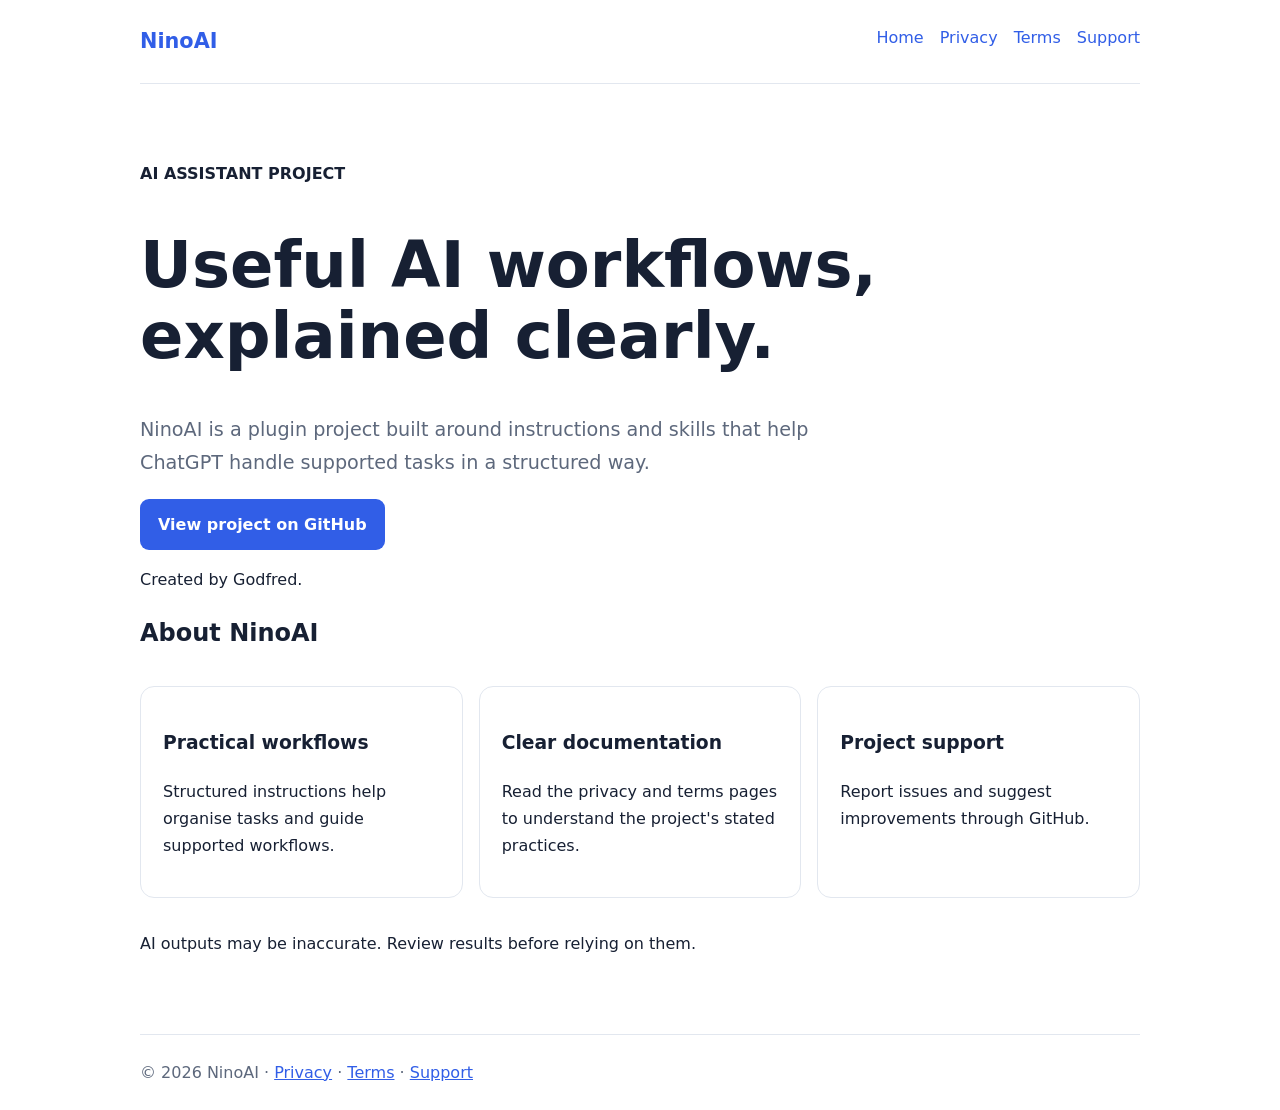
<file: index.html>
﻿<!doctype html>
<html lang="en">
<head>
<meta charset="utf-8">
<meta name="viewport" content="width=device-width, initial-scale=1">
<meta name="description" content="NinoAI provides instructions and skills for supported AI assistant workflows.">
<title>NinoAI — AI Assistant Project</title>
<link rel="stylesheet" href="styles.css">
</head>
<body>
<header>
<a class="brand" href="index.html">NinoAI</a>
<nav><a href="index.html">Home</a><a href="privacy.html">Privacy</a><a href="terms.html">Terms</a><a href="support.html">Support</a></nav>
</header>
<main>
<p><strong>AI ASSISTANT PROJECT</strong></p>
<h1>Useful AI workflows, explained clearly.</h1>
<p class="lead">NinoAI is a plugin project built around instructions and skills that help ChatGPT handle supported tasks in a structured way.</p>
<p><a class="button" href="https://github.com/Nin01234/Ninoplugins">View project on GitHub</a></p>
<p>Created by Godfred.</p><h2>About NinoAI</h2>
<div class="cards">
<section class="card"><h3>Practical workflows</h3><p>Structured instructions help organise tasks and guide supported workflows.</p></section>
<section class="card"><h3>Clear documentation</h3><p>Read the privacy and terms pages to understand the project's stated practices.</p></section>
<section class="card"><h3>Project support</h3><p>Report issues and suggest improvements through GitHub.</p></section>
</div>
<p>AI outputs may be inaccurate. Review results before relying on them.</p>
</main>
<footer>© 2026 NinoAI · <a href="privacy.html">Privacy</a> · <a href="terms.html">Terms</a> · <a href="support.html">Support</a></footer>
</body>
</html>
</file>
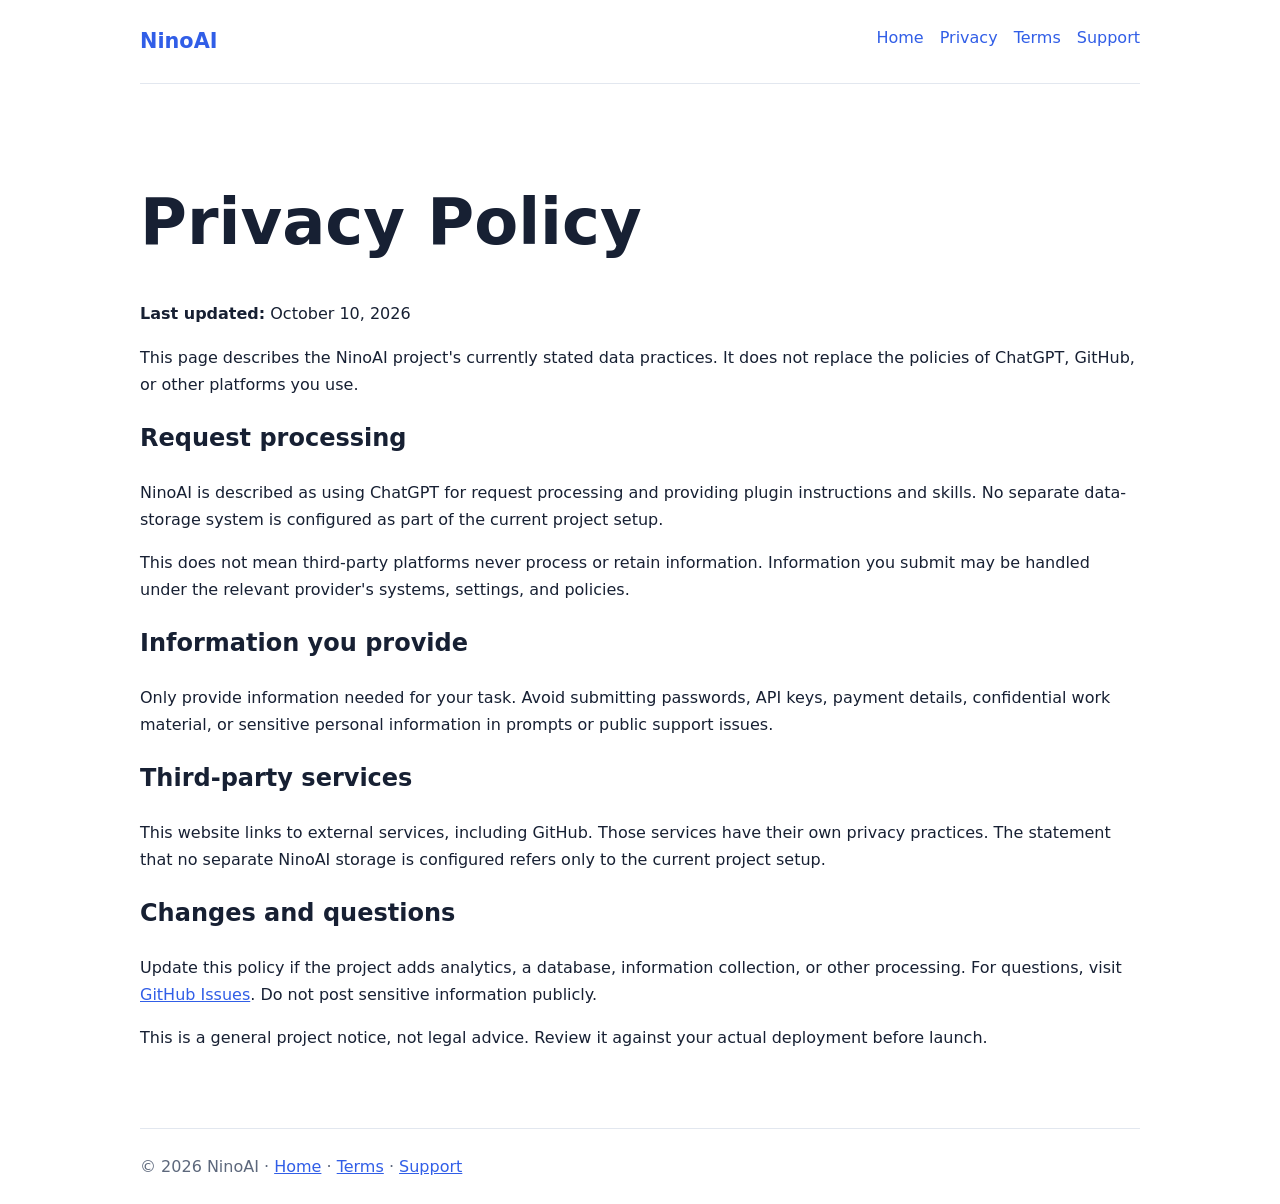
<file: privacy.html>
﻿<!doctype html>
<html lang="en"><head><meta charset="utf-8"><meta name="viewport" content="width=device-width, initial-scale=1"><title>Privacy Policy — NinoAI</title><link rel="stylesheet" href="styles.css"></head>
<body><header><a class="brand" href="index.html">NinoAI</a><nav><a href="index.html">Home</a><a href="privacy.html">Privacy</a><a href="terms.html">Terms</a><a href="support.html">Support</a></nav></header>
<main><h1>Privacy Policy</h1><p><strong>Last updated:</strong> October 10, 2026</p>
<p>This page describes the NinoAI project's currently stated data practices. It does not replace the policies of ChatGPT, GitHub, or other platforms you use.</p>
<h2>Request processing</h2><p>NinoAI is described as using ChatGPT for request processing and providing plugin instructions and skills. No separate data-storage system is configured as part of the current project setup.</p>
<p>This does not mean third-party platforms never process or retain information. Information you submit may be handled under the relevant provider's systems, settings, and policies.</p>
<h2>Information you provide</h2><p>Only provide information needed for your task. Avoid submitting passwords, API keys, payment details, confidential work material, or sensitive personal information in prompts or public support issues.</p>
<h2>Third-party services</h2><p>This website links to external services, including GitHub. Those services have their own privacy practices. The statement that no separate NinoAI storage is configured refers only to the current project setup.</p>
<h2>Changes and questions</h2><p>Update this policy if the project adds analytics, a database, information collection, or other processing. For questions, visit <a href="https://github.com/Nin01234/Ninoplugins/issues">GitHub Issues</a>. Do not post sensitive information publicly.</p>
<p>This is a general project notice, not legal advice. Review it against your actual deployment before launch.</p></main>
<footer>© 2026 NinoAI · <a href="index.html">Home</a> · <a href="terms.html">Terms</a> · <a href="support.html">Support</a></footer></body></html>
</file>
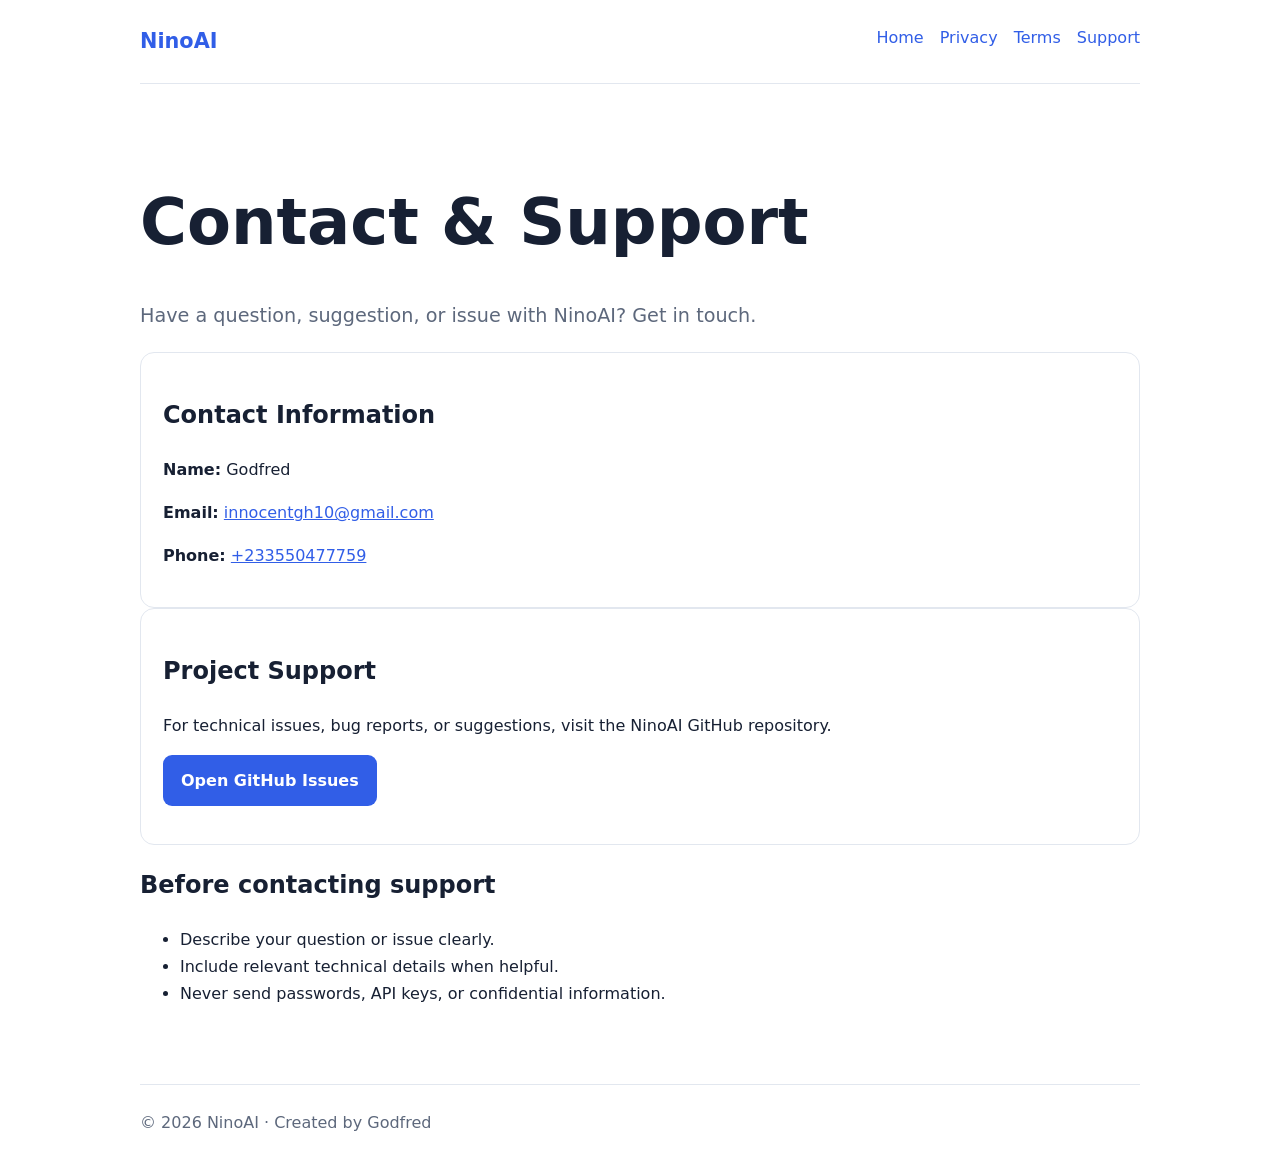
<file: support.html>
﻿<!doctype html>
<html lang="en">
<head>
<meta charset="utf-8">
<meta name="viewport" content="width=device-width, initial-scale=1">
<title>Support & Contact — NinoAI</title>
<link rel="stylesheet" href="styles.css">
</head>
<body>
<header>
<a class="brand" href="index.html">NinoAI</a>
<nav>
<a href="index.html">Home</a>
<a href="privacy.html">Privacy</a>
<a href="terms.html">Terms</a>
<a href="support.html">Support</a>
</nav>
</header>

<main>
<h1>Contact & Support</h1>
<p class="lead">Have a question, suggestion, or issue with NinoAI? Get in touch.</p>

<section class="card">
<h2>Contact Information</h2>
<p><strong>Name:</strong> Godfred</p>
<p><strong>Email:</strong>
<a href="mailto:innocentgh10@gmail.com">innocentgh10@gmail.com</a>
</p>
<p><strong>Phone:</strong>
<a href="tel:+233550477759">+233550477759</a>
</p>
</section>

<section class="card">
<h2>Project Support</h2>
<p>For technical issues, bug reports, or suggestions, visit the NinoAI GitHub repository.</p>
<p>
<a class="button" href="https://github.com/Nin01234/Ninoplugins/issues">
Open GitHub Issues
</a>
</p>
</section>

<h2>Before contacting support</h2>
<ul>
<li>Describe your question or issue clearly.</li>
<li>Include relevant technical details when helpful.</li>
<li>Never send passwords, API keys, or confidential information.</li>
</ul>
</main>

<footer>
© 2026 NinoAI · Created by Godfred
</footer>
</body>
</html>
</file>
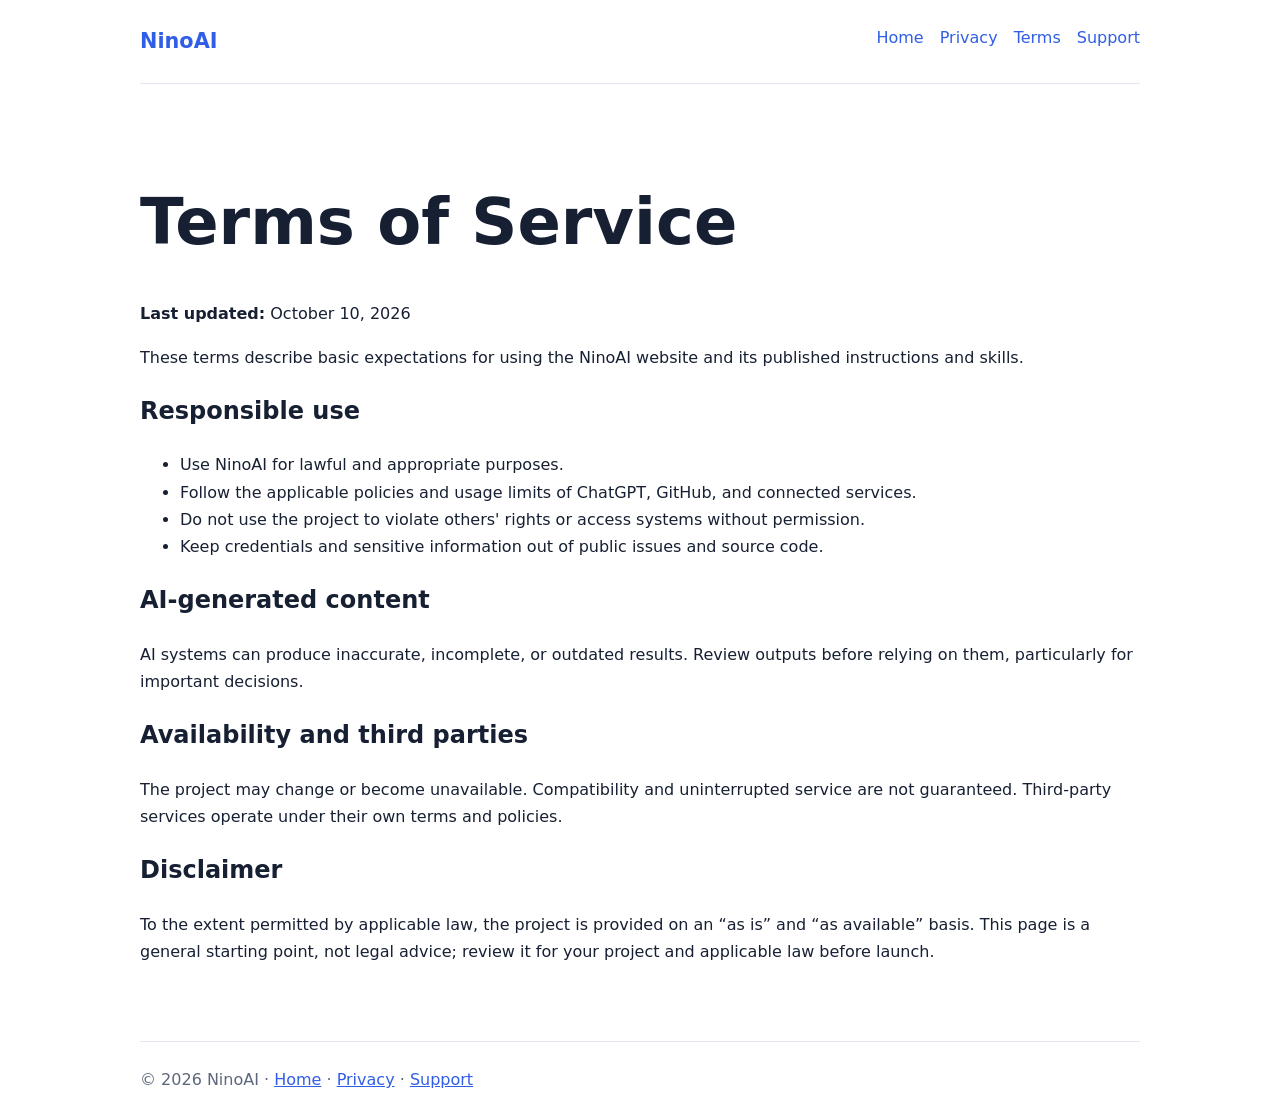
<file: terms.html>
﻿<!doctype html>
<html lang="en"><head><meta charset="utf-8"><meta name="viewport" content="width=device-width, initial-scale=1"><title>Terms of Service — NinoAI</title><link rel="stylesheet" href="styles.css"></head>
<body><header><a class="brand" href="index.html">NinoAI</a><nav><a href="index.html">Home</a><a href="privacy.html">Privacy</a><a href="terms.html">Terms</a><a href="support.html">Support</a></nav></header>
<main><h1>Terms of Service</h1><p><strong>Last updated:</strong> October 10, 2026</p>
<p>These terms describe basic expectations for using the NinoAI website and its published instructions and skills.</p>
<h2>Responsible use</h2><ul><li>Use NinoAI for lawful and appropriate purposes.</li><li>Follow the applicable policies and usage limits of ChatGPT, GitHub, and connected services.</li><li>Do not use the project to violate others' rights or access systems without permission.</li><li>Keep credentials and sensitive information out of public issues and source code.</li></ul>
<h2>AI-generated content</h2><p>AI systems can produce inaccurate, incomplete, or outdated results. Review outputs before relying on them, particularly for important decisions.</p>
<h2>Availability and third parties</h2><p>The project may change or become unavailable. Compatibility and uninterrupted service are not guaranteed. Third-party services operate under their own terms and policies.</p>
<h2>Disclaimer</h2><p>To the extent permitted by applicable law, the project is provided on an “as is” and “as available” basis. This page is a general starting point, not legal advice; review it for your project and applicable law before launch.</p>
</main><footer>© 2026 NinoAI · <a href="index.html">Home</a> · <a href="privacy.html">Privacy</a> · <a href="support.html">Support</a></footer></body></html>
</file>
<file: styles.css>
﻿:root {
  --ink: #172033;
  --muted: #5d687c;
  --line: #e2e7ef;
  --accent: #315ee7;
}
* { box-sizing: border-box; }
body {
  margin: 0;
  color: var(--ink);
  font: 16px/1.7 system-ui, Segoe UI, sans-serif;
}
a { color: var(--accent); }
header, footer, main {
  width: min(1000px, calc(100% - 40px));
  margin: auto;
}
header {
  padding: 24px 0;
  border-bottom: 1px solid var(--line);
  display: flex;
  justify-content: space-between;
  gap: 20px;
  flex-wrap: wrap;
}
.brand { font-size: 1.3rem; font-weight: 800; text-decoration: none; }
nav { display: flex; flex-wrap: wrap; gap: 16px; }
nav a { text-decoration: none; }
main { min-height: 70vh; padding: 60px 0; }
h1 { font-size: clamp(2.3rem, 6vw, 4rem); line-height: 1.1; }
.lead { color: var(--muted); font-size: 1.2rem; max-width: 700px; }
.cards { display: grid; grid-template-columns: repeat(auto-fit,minmax(220px,1fr)); gap: 16px; margin: 32px 0; }
.card { padding: 22px; border: 1px solid var(--line); border-radius: 14px; }
.button { display: inline-block; background: var(--accent); color: white; padding: 12px 18px; border-radius: 9px; text-decoration: none; font-weight: 700; }
footer { border-top: 1px solid var(--line); padding: 24px 0; color: var(--muted); }
</file>
